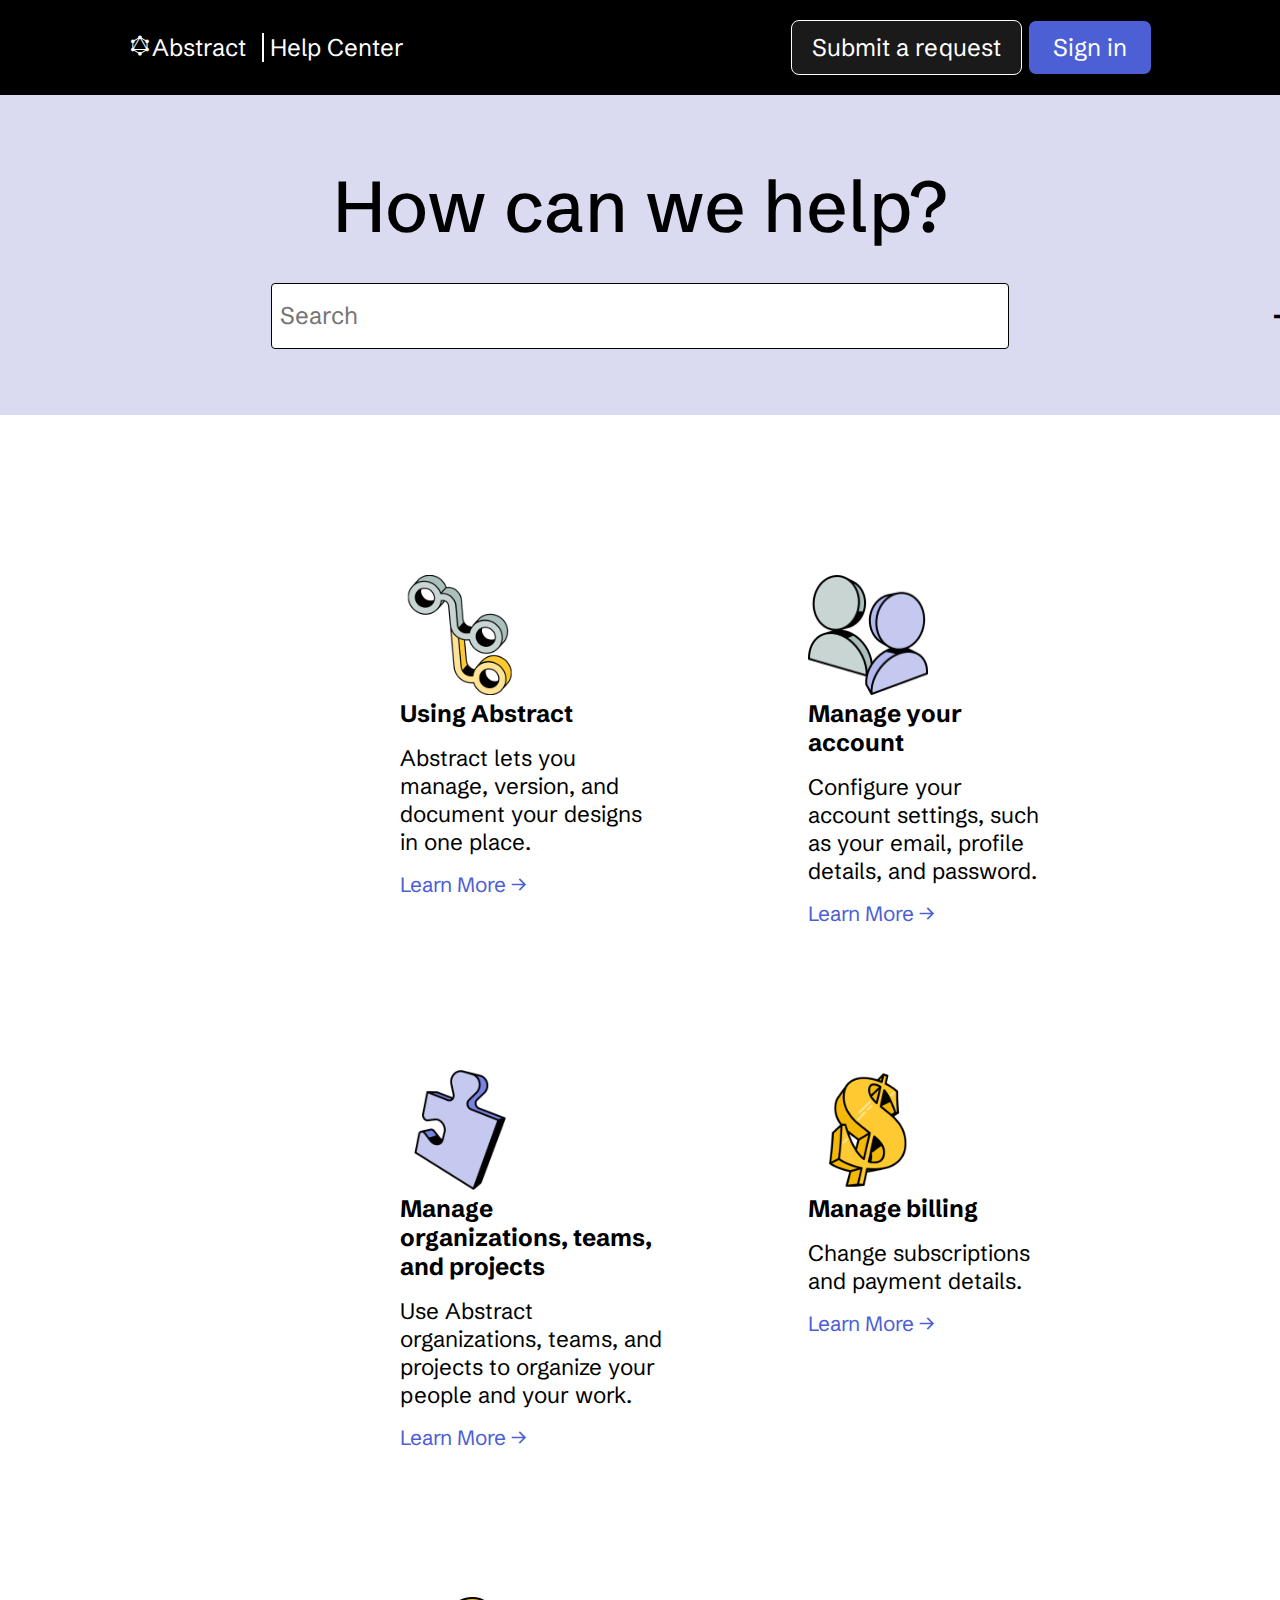
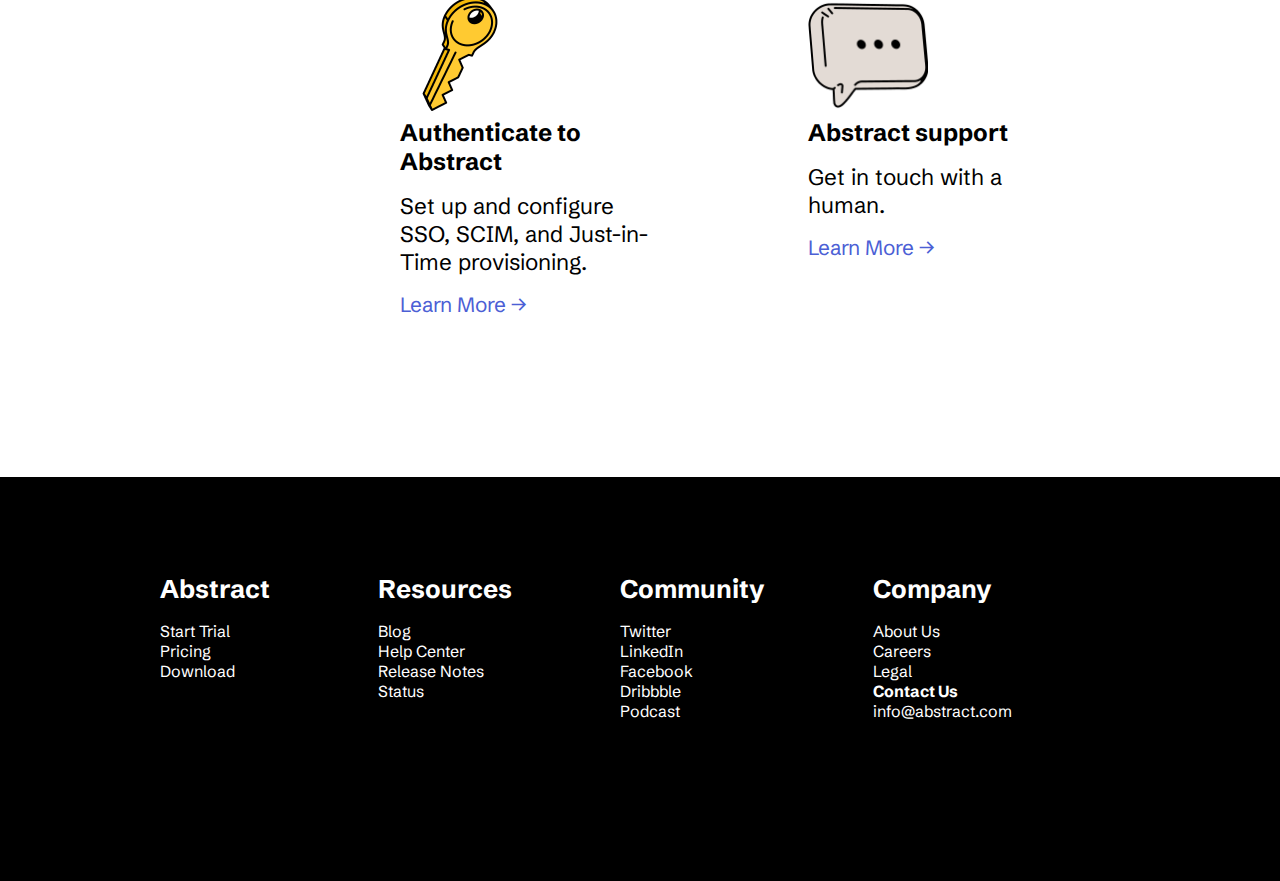
<file: First-Level-Pages/Abstract/Index.html>
<!DOCTYPE html>
<html lang="en">
<head>
    <meta charset="UTF-8">
    <meta http-equiv="X-UA-Compatible" content="IE=edge">
    <meta name="viewport" content="width=device-width, initial-scale=1.0">
    <link href='https://unpkg.com/boxicons@2.1.4/css/boxicons.min.css' rel='stylesheet'>
    <link rel="stylesheet" href="style.css">
    <title>Document</title>
</head>
<body>
    <!-- nav bar  -->
    <header>
        <div class="left-side">
            <a href="" class="logo"><i class='bx bxl-graphql bx-flip-horizontal'></i>Abstract</a>
            <a href="" class="help-center">Help Center</a>
        </div>
        <div class="right-side">
            <button class="request">Submit a request</button>
            <button class="sign-in">Sign in</button>
        </div>
    </header>
        <!-- how can we help bar -->
    <section class="search-section">
            <div>
                <h1>How can we help?</h1>
                <input type="text" placeholder="Search">
                <i class='bx bx-right-arrow-alt'></i>
            </div>
    </section>
    <!-- grid help section -->
    <section class="help-section">
        <div>
            <div class="img-div">
                <img src="1.png" alt="">
            </div>
            <div class="help-section-content">
                <h4>Using Abstract</h4>
                <p>Abstract lets you manage, version, and document your designs in one place.</p>
                <a href="">Learn More →</a>
            </div>
        </div>
        <div>
            <div class="img-div">
                <img src="2.png" alt="">
            </div>
            <div class="help-section-content">

                <h4>Manage your account</h4>
                <p>Configure your account settings, such as your email, profile details, and password.</p>
                <a href="">Learn More →</a>
            </div>

        </div>
        <div>
            <div class="img-div">
                <img src="3.png" alt="">
            </div>
            <div class="help-section-content">
                <h4>Manage organizations, teams, and projects</h4>
                <p>Use Abstract organizations, teams, and projects to organize your people and your work.</p>
                <a href="">Learn More →</a>
            </div>

        </div>
        <div>
            <div class="img-div">
                <img src="4.png" alt="">
            </div>
            <div class="help-section-content">
                <h4>Manage billing</h4>
                <p>Change subscriptions and payment details.</p>
                <a href="">Learn More →</a>
            </div>

        </div>
        <div>
            <div class="img-div">
                <img src="5.png" alt="">
            </div>
            <div class="help-section-content">
                <h4>Authenticate to Abstract</h4>
                <p>Set up and configure SSO, SCIM, and Just-in-Time provisioning.</p>
                <a href="">Learn More →</a>
            </div>

        </div>
        <div>
            <div class="img-div">
                <img src="6.png" alt="">
            </div>
            <div class="help-section-content">
                <h4>Abstract support</h4>
                <p>Get in touch with a human.</p>
                <a href="">Learn More →</a>
            </div>

        </div>
    </section>
    <footer>
        <div>
            <h3>Abstract</h3>
            <a href="">Start Trial</a>
            <a href="">Pricing</a>
            <a href="">Download</a>
        </div>
        <div>
            <h3>Resources</h3>
            <a href="">Blog</a>
            <a href="">Help Center</a>
            <a href="">Release Notes</a>
            <a href="">Status</a>
        </div>
        <div>
            <h3>Community</h3>
            <a href="">Twitter</a>
            <a href="">LinkedIn</a>
            <a href="">Facebook</a>
            <a href="">Dribbble</a>
            <a href="">Podcast</a>
        </div>
        <div>
            <h3>Company</h3>
            <a href="">About Us</a>
            <a href="">Careers</a>
            <a href="">Legal</a>
            <h4>Contact Us</h4>
            <a href="">info@abstract.com</a>
        </div>
    </footer>
</body>
</html>
</file>
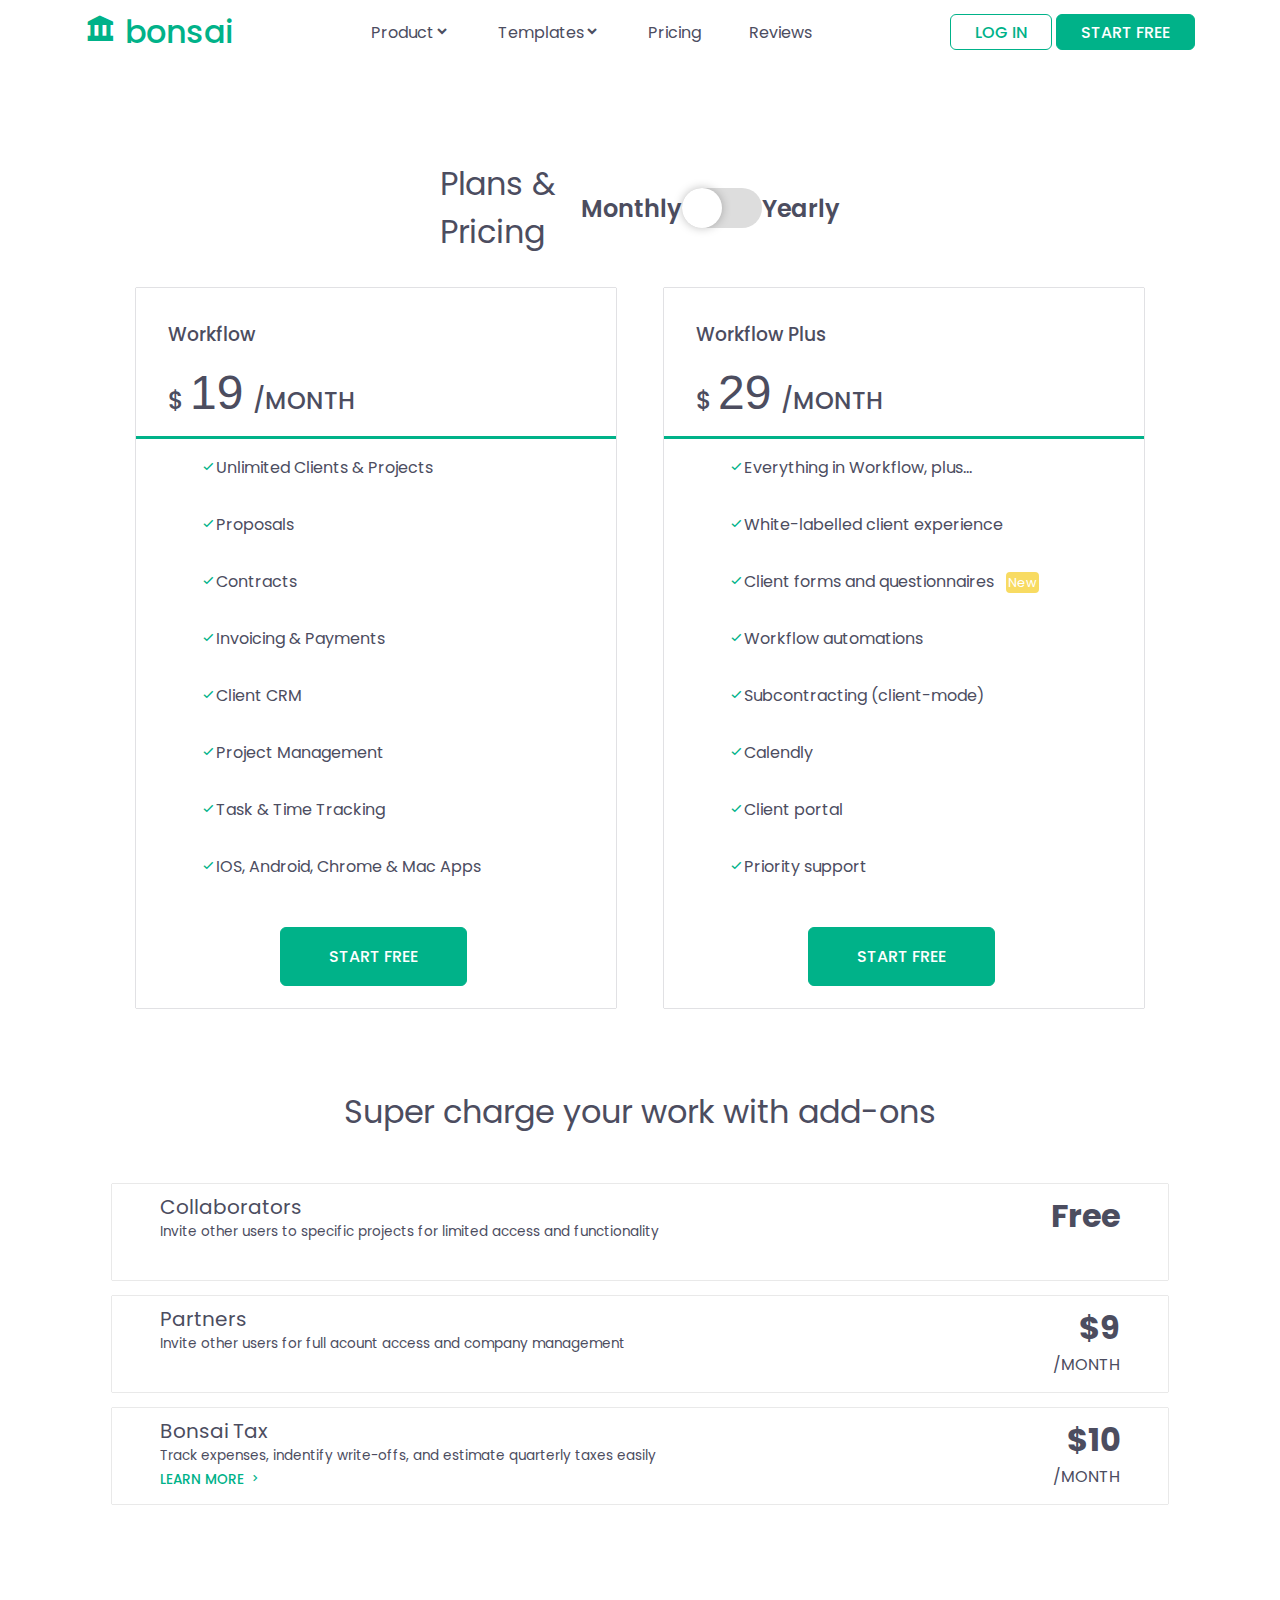
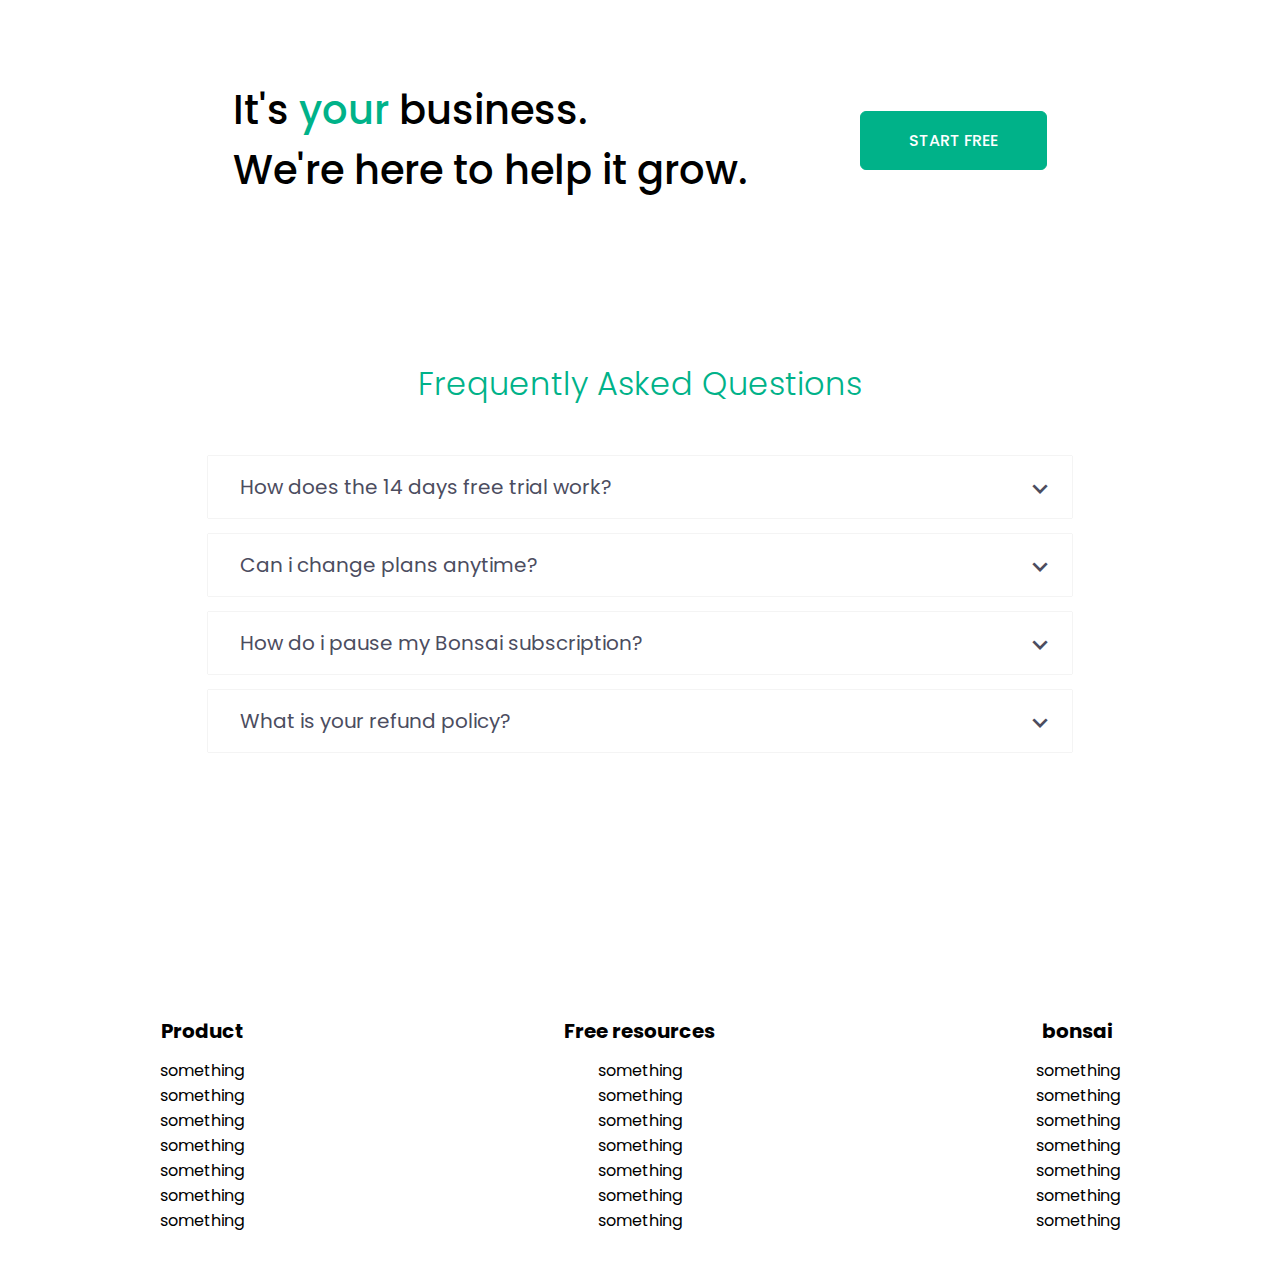
<file: First-Level-Pages/Bonsai/index.html>
<!DOCTYPE html>
<html lang="en">
  <head>
    <meta charset="UTF-8" />
    <meta http-equiv="X-UA-Compatible" content="IE=edge" />
    <meta name="viewport" content="width=device-width, initial-scale=1.0" />
    <link
      href="https://unpkg.com/boxicons@2.1.4/css/boxicons.min.css"
      rel="stylesheet"
    />
    <link rel="stylesheet" href="style.css" />
    <title>Document</title>
  </head>
  <body>
    <header>
      <nav class="navbar">
        <div class="logo">
          <i class="bx bxs-landmark"></i>
          <span>bonsai</span>
        </div>
        <div class="navbar-middle-div">
          <div class="dropdown">
            <a href="">Product<i class="bx bxs-chevron-down"></i></a>
            <div class="dropdown-content">
              <div>
                <h3>Something</h3>
                <a href="">Something</a>
                <a href="">Something</a>
                <a href="">Something</a>
                <a href="">Something</a>
                <a href="">Something</a>
              </div>
              <div>
                <h3>Something</h3>
                <a href="">Something</a>
                <a href="">Something</a>
                <a href="">Something</a>
                <a href="">Something</a>
                <a href="">Something</a>
              </div>
              <div>
                <h3>Something</h3>
                <a href="">Something</a>
                <a href="">Something</a>
                <a href="">Something</a>
                <a href="">Something</a>
                <a href="">Something</a>
              </div>
              <div>
                <h3>Something</h3>
                <a href="">Something</a>
                <a href="">Something</a>
                <a href="">Something</a>
                <a href="">Something</a>
                <a href="">Something</a>
              </div>
            </div>
          </div>
          <div class="dropdown">
            <a href="">Templates<i class="bx bxs-chevron-down"></i></a>
            <div class="dropdown-content">
              <div>
                <h3>Something</h3>
                <a href="">Something</a>
                <a href="">Something</a>
                <a href="">Something</a>
                <a href="">Something</a>
                <a href="">Something</a>
              </div>
              <div>
                <h3>Something</h3>
                <a href="">Something</a>
                <a href="">Something</a>
                <a href="">Something</a>
                <a href="">Something</a>
                <a href="">Something</a>
              </div>
              <div>
                <h3>Something</h3>
                <a href="">Something</a>
                <a href="">Something</a>
                <a href="">Something</a>
                <a href="">Something</a>
                <a href="">Something</a>
              </div>
              <div>
                <h3>Something</h3>
                <a href="">Something</a>
                <a href="">Something</a>
                <a href="">Something</a>
                <a href="">Something</a>
                <a href="">Something</a>
              </div>
            </div>
          </div>
          <a href="">Pricing</a>
          <a href="">Reviews</a>
        </div>
        <div>
          <button class="log-in-btn">Log in</button>
          <button class="start-btn">Start free</button>
        </div>
      </nav>
    </header>
    <section class="pricing-card-section">
      <div class="pricing-card-uppersection">
        <h3>Plans & Pricing</h3>
        <div class="subscription-type">
          <span>Monthly</span>
          <label for="myToggle" class="toggle" id="toggle">
            <input type="checkbox" id="myToggle" class="toggle-input" />
            <div class="toggle-fill"></div>
          </label>
          <span>Yearly</span>
        </div>
      </div>
      <div class="pricing-card-lowersection">
        <div class="pricing-card">
          <h3>Workflow</h3>
          <h2 id="normal-price-tag">
            $<span id="workflow-price">19</span>/MONTH
          </h2>
          <p><i class="bx bx-check"></i>Unlimited Clients & Projects</p>
          <p><i class="bx bx-check"></i>Proposals</p>
          <p><i class="bx bx-check"></i>Contracts</p>
          <p><i class="bx bx-check"></i>Invoicing & Payments</p>
          <p><i class="bx bx-check"></i>Client CRM</p>
          <p><i class="bx bx-check"></i>Project Management</p>
          <p><i class="bx bx-check"></i>Task & Time Tracking</p>
          <p><i class="bx bx-check"></i>IOS, Android, Chrome & Mac Apps</p>
          <button class="subscribe-btn">Start Free</button>
        </div>
        <div class="pricing-card">
          <h3>Workflow Plus</h3>
          <h2 id="plus-price-tag">
            $<span id="workflow-plus-price">29</span>/MONTH
          </h2>
          <p><i class="bx bx-check"></i>Everything in Workflow, plus...</p>
          <p><i class="bx bx-check"></i>White-labelled client experience</p>
          <p>
            <i class="bx bx-check"></i>Client forms and questionnaires
            <span class="new">New</span>
          </p>
          <p><i class="bx bx-check"></i>Workflow automations</p>
          <p><i class="bx bx-check"></i>Subcontracting (client-mode)</p>
          <p><i class="bx bx-check"></i>Calendly</p>
          <p><i class="bx bx-check"></i>Client portal</p>
          <p><i class="bx bx-check"></i>Priority support</p>
          <button class="subscribe-btn">Start Free</button>
        </div>
      </div>
    </section>
    <section class="bonus-option-section">
      <h3>Super charge your work with add-ons</h3>
      <div class="bonus-option-section-options">
        <div class="bonus-option-section-options-left">
          <h4>Collaborators</h4>
          <p>
            Invite other users to specific projects for limited access and
            functionality
          </p>
        </div>
        <div class="bonus-option-section-options-right">
          <h2>Free</h2>
          <span></span>
        </div>
      </div>
      <div class="bonus-option-section-options">
        <div class="bonus-option-section-options-left">
          <h4>Partners</h4>
          <p>
            Invite other users for full acount access and company management
          </p>
        </div>
        <div class="bonus-option-section-options-right">
          <h2>$9</h2>
          <span>/MONTH</span>
        </div>
      </div>
      <div class="bonus-option-section-options">
        <div class="bonus-option-section-options-left">
          <h4>Bonsai Tax</h4>
          <p>
            Track expenses, indentify write-offs, and estimate quarterly taxes
            easily
          </p>
          <a href="">LEARN MORE <i class="bx bx-chevron-right"></i></a>
        </div>
        <div class="bonus-option-section-options-right">
          <h2>$10</h2>
          <span>/MONTH</span>
        </div>
      </div>
    </section>
    <section class="subscribe-section">
      <div>
        <h1>It's <span>your</span> business.</h1>
        <h1>We're here to help it grow.</h1>
      </div>
      <button class="start-btn">Start Free</button>
    </section>
    <section class="FAQ">
      <h3>Frequently Asked Questions</h3>
      <div>
        <div class="dropdown-question">
          <p>
            How does the 14 days free trial work?<i
              class="bx bx-chevron-down"
            ></i>
          </p>
          <div class="dropdown-answer">
            <h3>Try and find out !</h3>
          </div>
        </div>
        <div class="dropdown-question">
          <p>Can i change plans anytime? <i class="bx bx-chevron-down"></i></p>
          <div class="dropdown-answer">
            <h3>Yes ,As long as you give money!</h3>
          </div>
        </div>
        <div class="dropdown-question">
          <p>
            How do i pause my Bonsai subscription?
            <i class="bx bx-chevron-down"></i>
          </p>
          <div class="dropdown-answer">
            <h3>You don't.</h3>
          </div>
        </div>
        <div class="dropdown-question">
          <p>What is your refund policy? <i class="bx bx-chevron-down"></i></p>
          <div class="dropdown-answer">
            <h3>We don't have one.</h3>
          </div>
        </div>
      </div>
    </section>
    <footer>
      <div>
        <h4>Product</h4>
        <p>something</p>
        <p>something</p>
        <p>something</p>
        <p>something</p>
        <p>something</p>
        <p>something</p>
        <p>something</p>
      </div>
      <div>
        <h4>Free resources</h4>
        <p>something</p>
        <p>something</p>
        <p>something</p>
        <p>something</p>
        <p>something</p>
        <p>something</p>
        <p>something</p>
      </div>
      <div>
        <h4>bonsai</h4>
        <p>something</p>
        <p>something</p>
        <p>something</p>
        <p>something</p>
        <p>something</p>
        <p>something</p>
        <p>something</p>
      </div>
    </footer>
    <script src="script.js"></script>
    <script src="scriptTwo.js"></script>
  </body>
</html>
</file>
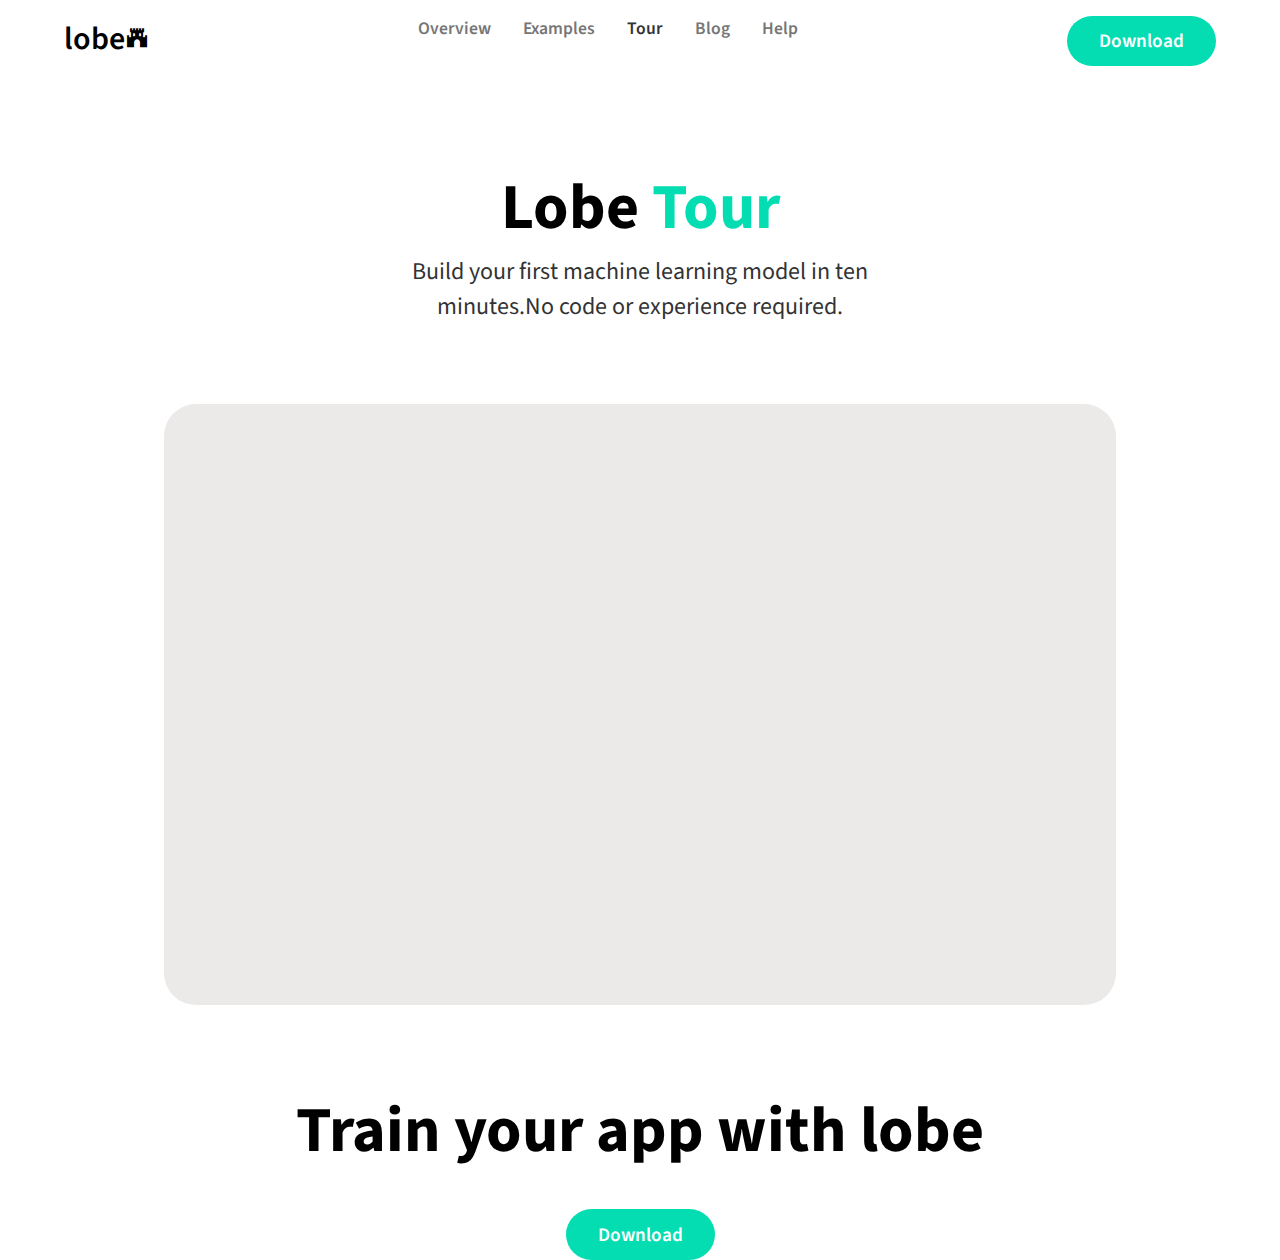
<file: First-Level-Pages/Lobe/index.html>
<!DOCTYPE html>
<html lang="en">
  <head>
    <meta charset="UTF-8" />
    <meta http-equiv="X-UA-Compatible" content="IE=edge" />
    <meta name="viewport" content="width=device-width, initial-scale=1.0" />
    <link
      href="https://unpkg.com/boxicons@2.1.4/css/boxicons.min.css"
      rel="stylesheet"
    />
    <link rel="stylesheet" href="style.css" />
    <title>Document</title>
  </head>
  <body>
    <header>
      <div class="logo"><span>lobe</span><i class="bx bxs-castle"></i></div>
      <nav>
        <a href="">Overview</a>
        <a href="">Examples</a>
        <a href="" class="special">Tour</a>
        <a href="">Blog</a>
        <a href="">Help</a>
      </nav>
      <button class="donwload-btn">Download</button>
    </header>
    <main>
      <div class="first-part">
        <h1>Lobe <span>Tour</span></h1>
        <p>
          Build your first machine learning model in ten minutes.No code or
          experience required.
        </p>
      </div>
      <div class="video">
        <iframe
          width="760"
          height="515"
          src="https://www.youtube.com/embed/Z_GcsR7Q99s"
          title="YouTube video player"
          frameborder="0"
          allow="accelerometer; autoplay; clipboard-write; encrypted-media; gyroscope; picture-in-picture; web-share"
          allowfullscreen
        ></iframe>
      </div>
    </main>
    <section class="download-section">
      <div>
        <h2>Train your app with lobe</h2>
        <button>Download</button>
      </div>
    </section>
    <footer></footer>
  </body>
</html>
</file>
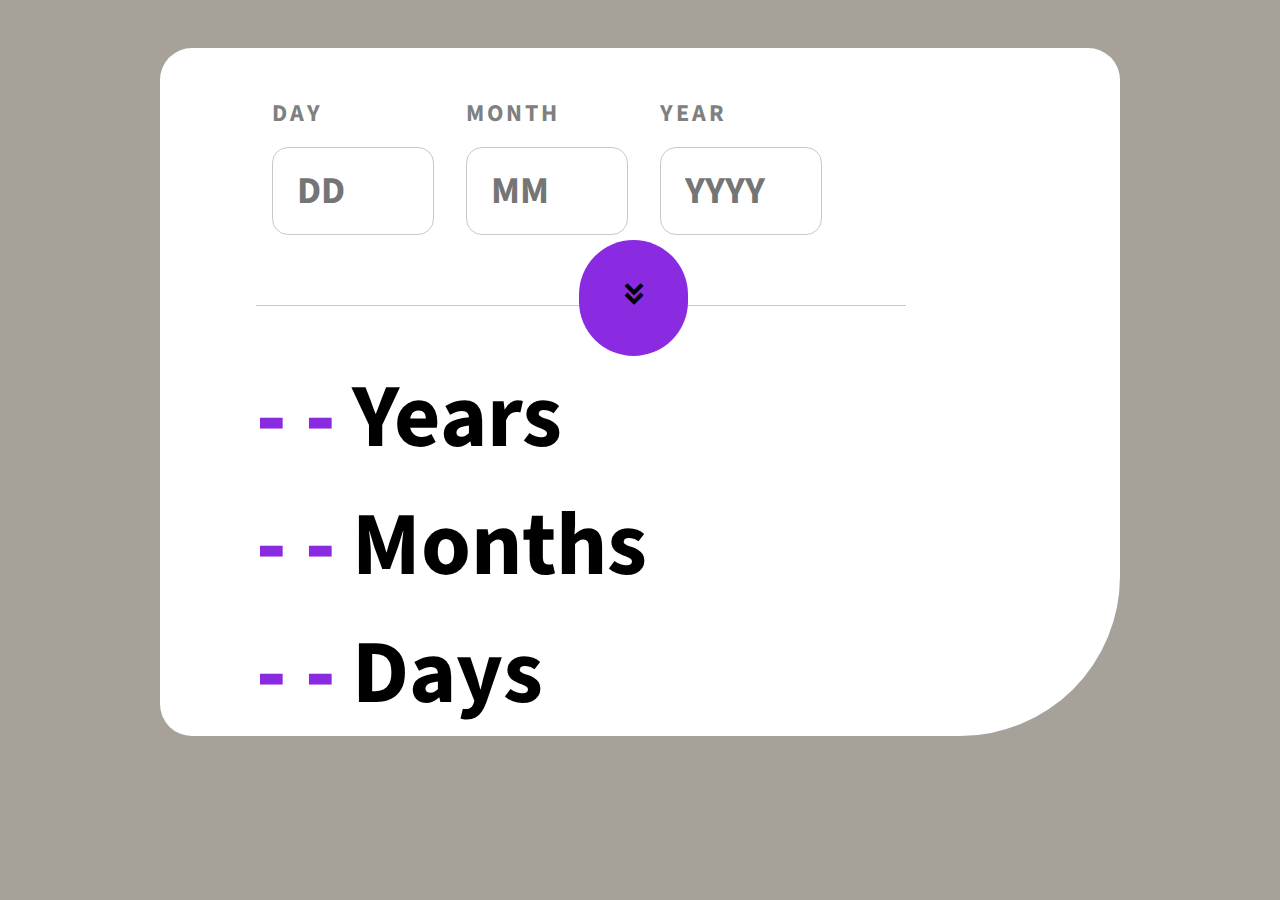
<file: Mini-projects/sample-age-calculator/index.html>
<!DOCTYPE html>
<html lang="en">
  <head>
    <meta charset="UTF-8" />
    <meta http-equiv="X-UA-Compatible" content="IE=edge" />
    <meta name="viewport" content="width=device-width, initial-scale=1.0" />
    <link rel="stylesheet" href="style.css" />
    <link
      href="https://unpkg.com/boxicons@2.1.4/css/boxicons.min.css"
      rel="stylesheet"
    />
    <title>Document</title>
  </head>
  <body>
    <div class="container">
      <div class="input-container">
        <div>
          <label for="day">day</label>
          <input type="number" name="" id="day" placeholder="DD" />
          <span id="valid-day">Must be a valid day</span>
        </div>
        <div>
          <label for="month">month</label>
          <input type="number" name="" id="month" placeholder="MM" />
          <span id="valid-month">Must be a valid month</span>
        </div>
        <div>
          <label for="year">year</label>
          <input type="number" name="" id="year" placeholder="YYYY" />
          <span id="valid-year">Must be a valid year</span>
        </div>
      </div>
      <div class="line">
        <button><i class="bx bxs-chevrons-down"></i></button>
      </div>
      <div class="output-container">
        <div>
          <span id="year-span">- - </span>
          <p>Years</p>
        </div>
        <div>
          <span id="month-span">- - </span>
          <p>Months</p>
        </div>
        <div>
          <span id="day-span">- - </span>
          <p>Days</p>
        </div>
      </div>
    </div>
    <script src="script.js"></script>
  </body>
</html>
</file>
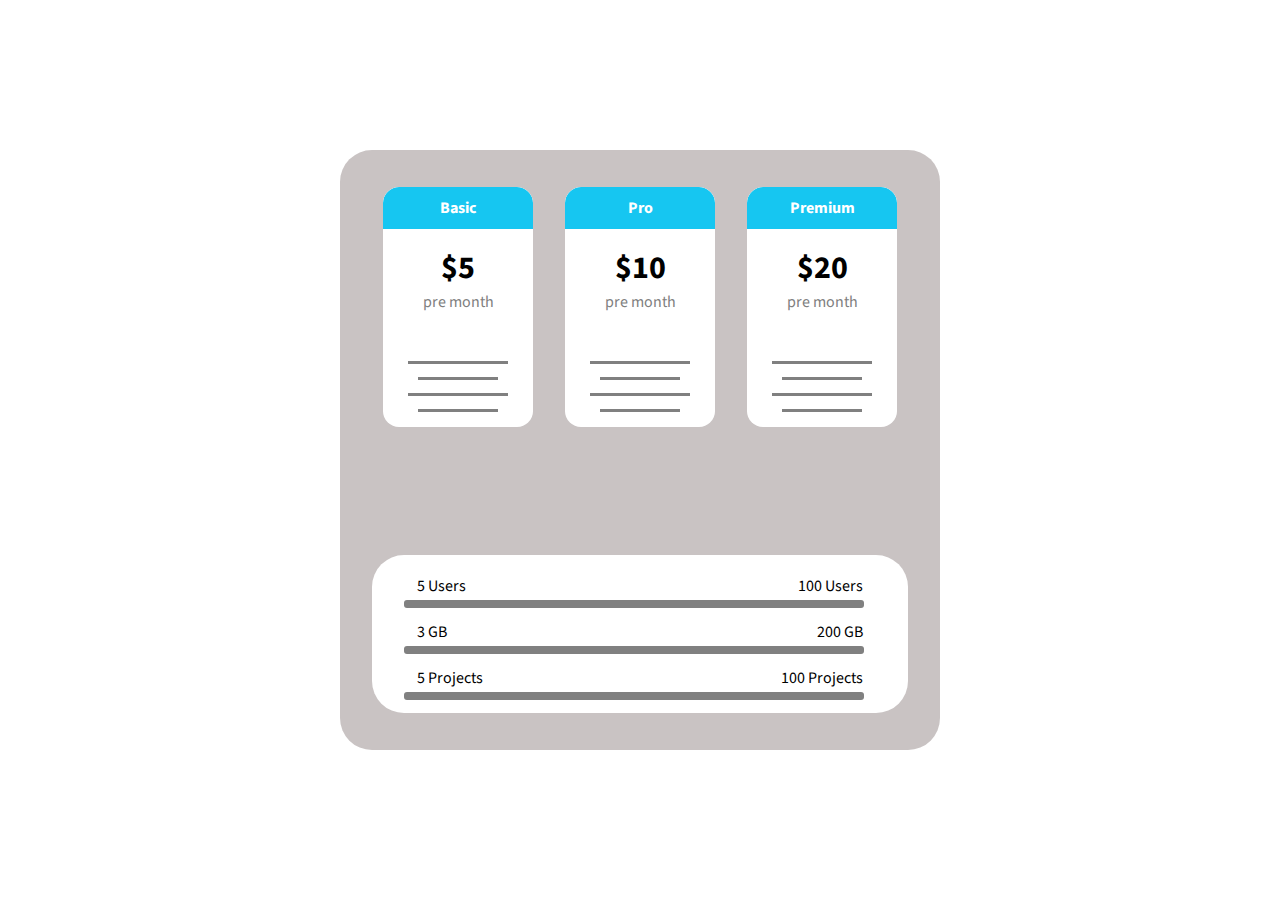
<file: Mini-projects/sample-price-table/index.html>
<!DOCTYPE html>
<html lang="en">
  <head>
    <meta charset="UTF-8" />
    <meta http-equiv="X-UA-Compatible" content="IE=edge" />
    <meta name="viewport" content="width=device-width, initial-scale=1.0" />
    <link
      href="https://unpkg.com/boxicons@2.1.4/css/boxicons.min.css"
      rel="stylesheet"
    />
    <link rel="stylesheet" href="style.css" />
    <title>Document</title>
  </head>
  <body>
    <main>
      <div class="main">
        <div class="price-table-container" id="basic">
          <div class="price-table-type"><h4>Basic</h4></div>
          <div class="price-table-price">
            <h3>$5</h3>
            <span>pre month</span>
          </div>
          <div class="price-table-footer">
            <div class="text1"></div>
            <div class="text2"></div>
            <div class="text3"></div>
            <div class="text4"></div>
          </div>
        </div>
        <div class="price-table-container" id="pro">
          <div class="price-table-type"><h4>Pro</h4></div>
          <div class="price-table-price">
            <h3>$10</h3>
            <span>pre month</span>
          </div>
          <div class="price-table-footer">
            <div class="text1"></div>
            <div class="text2"></div>
            <div class="text3"></div>
            <div class="text4"></div>
          </div>
        </div>
        <div class="price-table-container" id="premium">
          <div class="price-table-type"><h4>Premium</h4></div>
          <div class="price-table-price">
            <h3>$20</h3>
            <span>pre month</span>
          </div>
          <div class="price-table-footer">
            <div class="text1"></div>
            <div class="text2"></div>
            <div class="text3"></div>
            <div class="text4"></div>
          </div>
        </div>
      </div>
      <div class="section">
        <div id="users">
          <span>5 Users</span>
          <span>100 Users</span>
        </div>
        <div class="empty-bar"><div class="bar" id="users-bar"></div></div>
        <div id="gb">
          <span>3 GB</span>
          <span>200 GB</span>
        </div>
        <div class="empty-bar"><div class="bar" id="gb-bar"></div></div>
        <div id="project">
          <span>5 Projects</span>
          <span>100 Projects</span>
        </div>
        <div class="empty-bar"><div class="bar" id="project-bar"></div></div>
      </div>
    </main>
    <script src="script.js"></script>
  </body>
</html>
</file>
<file: First-Level-Pages/Abstract/style.css>
@import url('https://fonts.googleapis.com/css2?family=Schibsted+Grotesk:wght@400;500;600;700;800;900&display=swap');
*{
    padding: 0;
    margin: 0;
    font-family: 'Schibsted Grotesk', sans-serif;
}
header{
    background-color: #000000;
    color: #fff;
    display: flex;
    justify-content: space-between;
    align-items: center;
    font-size: 1.5rem;
    padding-top: 1.25rem;
    padding-bottom: 1.25rem;
    
}
.left-side{
    padding-left: 8rem;
}
.right-side{
    padding-right: 4rem;
}
header a{
    text-decoration: none;
}
.help-center:hover{
    text-decoration: underline;
}
header a:visited{
    color: #fff;
}
.logo{
    padding-right: 1rem;
    border-right: 0.125rem solid white;
}
.logo:hover{
color: rgb(196, 191, 191);
transition: 0.3s;
}
button{
    cursor: pointer;
}
.request{
    font-size: 1.5rem;
    background-color: #1b1a1a;
    color: #fff;
    padding: 0.75rem 1.25rem;
    border: 1px solid white;
    border-radius: 0.5rem;
}
.sign-in{
    font-size: 1.5rem;
    background-color: #4C5FD5;
    padding: 0.75rem 1.5rem;
    border: 1px solid #000000;
    color: #fff;
    border-radius: 0.5rem;
    margin-right: 4rem;
}
.sign-in:hover{
    background-color: #fff;
    color:#000000;
    transition: 0.5s;
}
.search-section{
    background-color: #dadbf1;
    display: flex;
    justify-content: center;
    align-items: center;
    height: 20rem;
    position: relative;
}
.search-section h1{
    font-size: 4.5rem;
    font-weight: 500;
}
.search-section input{
    margin-top: 2rem;
    width: 45rem;
    height: 4rem;
    font-size: 1.5rem;
    padding: 0 0.5rem 0 0.5rem;
    border-radius: 0.25rem;
    border: 1px solid black;

}
.search-section div h1{
    text-align: center;
}
.search-section div i{
    position: absolute;
    font-size: 2.5rem;
    bottom: 4.9rem;
    left:79rem;
    cursor: pointer;
}
.search-section input:hover{
    border: 1px solid #4C5FD5;
}
.help-section{
    display: grid;
    grid-template-columns: auto auto;
    gap:9rem;
    padding-left: 25rem;
    padding-right: 15rem;
    padding-top: 10rem;
    padding-bottom: 10rem;
}
.help-section div{
    position: relative;
}
.help-section-content{
    display: flex;
    flex-direction: column;
    max-width: 35rem;
}
.img-div{
    max-width: 100%;
}
.help-section div img{
    max-height: 120px;
}
.help-section-content h4{
font-size: 1.5rem;
}
.help-section-content p{
font-size: 1.4rem;
padding: 1rem 0 1rem 0;
}
.help-section-content a{
    color: #4C5FD5;
    font-size: 1.3rem;
    text-decoration: none;
}
.help-section-content a:hover{
    text-decoration: underline;
}
footer{
    background-color: #000000;
    color: #fff;
    display: grid;
    grid-template-columns:auto auto auto auto;
    padding: 5rem 10rem 10rem 10rem;
}
footer div{
display: flex;
flex-direction: column;
}
footer div h3{
    font-size: 1.6rem;
    padding: 1rem 0;
}
footer div a {
    text-decoration: none;
    color: #fff;
}
footer div a:hover{
    text-decoration: underline;
}
</file>
<file: First-Level-Pages/Bonsai/style.css>
@import url('https://fonts.googleapis.com/css2?family=Poppins:wght@100;200;300;400;500;600;700;800;900&display=swap');
* {
  padding: 0;
  margin: 0;
  font-family: 'Poppins', sans-serif;
}
:root {
  --main-color: #00b289;
  --font-color: #4c4d5f;
  --yellow-color: #f8db62;
  --white-color: #fff;
}
.navbar {
  display: flex;
  justify-content: space-around;
  align-items: center;
  padding: 0.5rem 1rem;
}
.navbar-middle-div {
  display: flex;
  gap: 3rem;
}
.logo {
  color: var(--main-color);
  font-size: 2rem;
  font-weight: 500;
}
.navbar-middle-div a {
  color: var(--font-color);
  text-decoration: none;
}
button {
  font-size: 1rem;
  padding: 0.3rem 1.5rem;
  border-radius: 6px;
  cursor: pointer;
  text-transform: uppercase;
  font-weight: 500;
}
.log-in-btn {
  background-color: var(--white-color);
  border: 1px solid var(--main-color);
  color: var(--main-color);
}
.log-in-btn:hover {
  background-color: var(--main-color);
  border: 1px solid var(--white-color);
  color: var(--white-color);
  transition: 0.5s;
}
.start-btn {
  background-color: var(--main-color);
  color: var(--white-color);
  border: 1px solid var(--main-color);
}
.dropdown {
  overflow: hidden;
}
.dropdown-content {
  display: none;
  position: absolute;
  top: 60px;
  left: 0;
  width: 100%;
  background-color: var(--white-color);
  box-shadow: 0px 0px 0px 0px rgba(0, 0, 0, 0.2);
  z-index: 1;
}
.dropdown-content a {
  display: block;
}
.dropdown:hover .dropdown-content {
  display: flex;
  gap: 20rem;
  justify-content: center;
  align-items: center;
  flex-direction: row;
}
.pricing-card-uppersection {
  display: flex;
  justify-content: space-between;
  margin-left: 27.5rem;
  margin-right: 27.5rem;
  margin-bottom: 2rem;
  margin-top: 6rem;
}
.pricing-card-uppersection h3 {
  color: var(--font-color);
  font-size: 2rem;
  font-weight: 400;
}
.subscription-type {
  display: flex;
  align-items: center;
  justify-content: space-around;
  width: 20rem;
}
.subscription-type span {
  color: var(--font-color);
  font-weight: 600;
  font-size: 1.5rem;
}
.pricing-card-lowersection {
  display: flex;
  justify-content: center;
  align-items: center;
  gap: 3rem;
  color: var(--font-color);
}
.pricing-card {
  box-shadow: 0px 0px 1px 0px;
  width: 30rem;
  height: 45rem;
}
.pricing-card h3 {
  font-weight: 500;
  padding: 2rem 1rem 0rem 2rem;
}
.pricing-card h2 {
  padding: 1rem 2rem;
  font-weight: 500;
  font-size: 1.5rem;
  border-bottom: 3px solid var(--main-color);
}
.pricing-card h2 span {
  font-size: 3rem;
  font-family: 'Franklin Gothic Medium', 'Arial Narrow', Arial, sans-serif;
  padding: 0 10px 0 7px;
}
.pricing-card p {
  padding: 1rem 4rem;
}
.pricing-card p i {
  color: var(--main-color);
}
.new {
  background-color: var(--yellow-color);
  color: var(--white-color);
  margin-left: 0.5rem;
  padding: 0.125rem;
  font-size: 0.8rem;
  border-radius: 0.25rem;
}
.subscribe-btn {
  background-color: var(--main-color);
  color: var(--white-color);
  border: 1px solid var(--main-color);
  padding: 1rem 3rem;
  margin-left: 9rem;
  margin-top: 2rem;
}
.toggle {
  width: 80px;
  height: 40px;
  border-radius: 20px;
  cursor: pointer;
  display: inline-block;
}
.toggle-input {
  display: none;
}
.toggle-fill {
  position: relative;
  width: 80px;
  height: 40px;
  border-radius: 20px;
  background: #dddddd;
  transition: background 0.2;
}
.toggle-input:checked ~ .toggle-fill {
  background-color: #00b289;
}
.toggle-fill::after {
  content: '';
  position: absolute;
  top: 0;
  left: 0;
  height: 40px;
  width: 40px;
  background: #ffffff;
  box-shadow: 0 0 10px rgba(0, 0, 0, 0.25);
  border-radius: 20px;
  transition: transform 0.2s;
}
.toggle-input:checked ~ .toggle-fill::after {
  transform: translateX(40px);
}
.bonus-option-section {
  display: flex;
  justify-content: center;
  align-items: center;
  flex-direction: column;
}
.bonus-option-section h3 {
  color: var(--font-color);
  text-align: center;
  font-size: 2rem;
  font-weight: 400;
  margin-top: 5rem;
  margin-bottom: 3rem;
}
.bonus-option-section-options {
  padding: 0.5rem 3rem;
  margin-bottom: 1rem;
  display: flex;
  justify-content: space-between;
  width: 60rem;
  color: var(--font-color);
  height: 5rem;
  box-shadow: 0px 0px 1px 0px rgba(0, 0, 0, 0.5);
  cursor: pointer;
}
.bonus-option-section-options:hover {
  box-shadow: 0px 0px 1px 0px rgba(0, 0, 0, 1);
}
.bonus-option-section-options-right h2 {
  text-align: end;
  font-size: 2rem;
}
.bonus-option-section-options-left h4 {
  font-weight: 400;
  font-size: 1.25rem;
}
.bonus-option-section-options-left p {
  font-family: 200;
  font-size: 0.85rem;
}
.bonus-option-section-options-left a {
  font-size: 0.85rem;
  text-decoration: none;
  color: var(--main-color);
  font-weight: 500;
}
.subscribe-section {
  margin-top: 10rem;
  display: flex;
  align-items: center;
  justify-content: center;
  flex-direction: row;
}
.subscribe-section div h1 {
  font-size: 2.5rem;
  font-weight: 500;
  margin-right: 7rem;
}
.subscribe-section div h1 span {
  color: var(--main-color);
}
.subscribe-section button {
  padding: 1rem 3rem;
}
.FAQ {
  display: flex;
  justify-content: center;
  align-items: center;
  flex-direction: column;
  margin-top: 10rem;
}
.FAQ h3 {
  color: var(--main-color);
  font-weight: 300;
  font-size: 2rem;
  text-align: center;
  padding-bottom: 3rem;
}
.FAQ > div {
  height: 35rem;
}
.FAQ > div > div {
  padding: 1rem 2rem;
  margin-bottom: 1rem;
  position: relative;
  width: 50rem;
  box-shadow: 0 0 1px 0 rgba(0, 0, 0, 0.25);
  cursor: pointer;
}
.FAQ div p {
  font-size: 1.25rem;
  color: var(--font-color);
}
.FAQ div p i {
  position: absolute;
  right: 1rem;
  font-size: 2rem;
}
.dropdown-question {
  overflow: hidden;
}
.dropdown-answer h3 {
  font-size: 1rem;
  text-align: center;
}
footer {
  display: flex;
  justify-content: space-around;
  align-items: center;
  margin-bottom: 3rem;
}
footer h4 {
  text-align: center;
  font-size: 1.25rem;
  margin-bottom: 0.75rem;
}
footer p {
  font-size: 1rem;
  text-align: center;
  cursor: pointer;
}
footer p:hover {
  text-decoration: underline;
}
</file>
<file: First-Level-Pages/Lobe/style.css>
@import url('https://fonts.googleapis.com/css2?family=Source+Sans+Pro:wght@300;400;600;700;900&display=swap');
* {
  margin: 0;
  padding: 0;
  font-family: 'Source Sans Pro', sans-serif;
}
:root {
  --main-white: #fff;
  --main-color: #04ddb2;
  --main-heading: #333;
  --secondary-color: #767676;
}
header {
  display: flex;
  justify-content: space-between;
  margin: 1rem 4rem;
}
.logo span {
  font-size: 2rem;
  font-weight: 600;
}
.logo i {
  font-size: 1.5rem;
}
nav {
  display: flex;
  gap: 2rem;
}
nav a {
  text-decoration: none;
  color: var(--secondary-color);
  font-weight: 600;
  font-size: 1.1rem;
}
.special {
  color: var(--main-heading);
}
header button {
  background-color: var(--main-color);
  padding: 0.7rem 2rem;
  border-radius: 2rem;
  cursor: pointer;
  font-weight: 600;
  font-size: 1.2rem;
  border: none;
  color: var(--main-white);
}
main {
  padding-top: 5rem;
  display: flex;
  justify-content: center;
  align-items: center;
  flex-direction: column;
}
.first-part {
  display: flex;
  justify-content: center;
  align-items: center;
  flex-direction: column;
  width: 30rem;
}
main div h1 {
  font-size: 4rem;
}
main div h1 span {
  color: var(--main-color);
}
main div p {
  font-size: 1.5rem;
  text-align: center;
  color: var(--main-heading);
}
.video {
  margin-top: 5rem;
  padding: 2.5rem 6rem;
  background-color: rgb(236, 233, 233);
  border-radius: 2rem;
}
.video iframe {
  border-radius: 2rem;
}
.download-section {
  margin-top: 5rem;
}
.download-section div {
  display: flex;
  justify-content: center;
  align-items: center;
  flex-direction: column;
}
.download-section div h2 {
  font-size: 4rem;
}
.download-section div button {
  margin-top: 2rem;
  background-color: var(--main-color);
  padding: 0.7rem 2rem;
  border-radius: 2rem;
  cursor: pointer;
  font-weight: 600;
  font-size: 1.2rem;
  border: none;
  color: var(--main-white);
}
</file>
<file: Mini-projects/sample-age-calculator/style.css>
@import url('https://fonts.googleapis.com/css2?family=Source+Sans+Pro:wght@300;400;600;700;900&display=swap');

* {
  padding: 0;
  margin: 0;
  font-family: 'Source Sans Pro', sans-serif;
}
body {
  background-color: rgb(167, 162, 153);
  display: flex;
  justify-content: center;
  height: 98vh;
}
.container {
  background-color: white;
  width: 60rem;
  height: 43rem;
  border-radius: 2rem 2rem 10rem 2rem;
  margin-top: 3rem;
}
.input-container {
  padding: 3rem 6rem;
  display: flex;
}
.input-container div {
  display: flex;
  flex-direction: column;
  margin: 0rem 1rem;
}
.input-container div input {
  outline: none;
  font-size: 38px;
  width: 7rem;
  padding: 1rem 1.5rem;
  border-radius: 1rem;
  border: 0.1px solid rgb(201, 201, 201);
  font-weight: 700;
  margin-top: 1rem;
}
input::-webkit-outer-spin-button,
input::-webkit-inner-spin-button {
  -webkit-appearance: none;
}
.input-container div label {
  font-size: 24px;
  color: gray;
  text-transform: uppercase;
  font-weight: 700;
  letter-spacing: 3px;
}
.input-container div span {
  text-align: center;
  font-style: italic;
  color: red;
  visibility: hidden;
}
.line {
  height: 1px;
  background-color: rgb(201, 201, 201);
  width: 650px;
  margin-left: 6rem;
}
.output-container {
  display: flex;
  flex-direction: column;
  padding: 3rem 6rem;
}
.output-container div {
  display: flex;
}
.output-container span {
  color: blueviolet;
  font-size: 90px;
  font-weight: 900;
}
.output-container p {
  font-size: 90px;
  margin-left: 1rem;
  font-weight: 700;
}
button {
  padding: 2.2rem 2.4rem;
  border-radius: 10rem;
  border: none;
  background-color: blueviolet;
  position: absolute;
  right: 37rem;
  top: 15rem;
  cursor: pointer;
  font-size: 2rem;
  text-align: center;
  transition: 0.4s;
}
button:hover {
  color: blueviolet;
  background-color: white;
  border: 1px solid gray;
}
</file>
<file: Mini-projects/sample-price-table/style.css>
@import url('https://fonts.googleapis.com/css2?family=Source+Sans+Pro:wght@300;400;600;700;900&display=swap');
* {
  margin: 0;
  padding: 0;
  font-family: 'Source Sans Pro', sans-serif;
  pointer-events: none;
}
body {
  display: flex;
  justify-content: center;
  align-items: center;
  height: 100vh;
}
main {
  display: flex;
  justify-content: center;
  flex-direction: column;
  width: 600px;
  height: 600px;
  border-radius: 2rem;
  background-color: rgb(201, 195, 195);
  gap: 8rem;
}
.main {
  width: 600px;
  height: 240px;
  border-radius: 2rem;
  display: flex;
  justify-content: center;
  gap: 2rem;
}
.price-table-container {
  width: 25%;
  height: 100%;
  margin-top: 2rem;
  background-color: white;
  border-radius: 1rem;
  overflow: hidden;
  cursor: pointer;
  transition: 0.6s;
  pointer-events: all;
}
.price-table-type {
  background-color: rgb(22, 198, 241);
  display: flex;
  justify-content: center;
  align-items: center;
  color: white;
  padding: 10px 0;
  border-radius: 1rem 1rem 0 0;
  transition: 0.6s;
}
.price-table-price {
  display: flex;
  justify-content: center;
  align-items: center;
  flex-direction: column;
  margin-top: 1rem;
  margin-bottom: 1rem;
}
.price-table-price h3 {
  font-size: 2rem;
}
.price-table-price span {
  color: gray;
}
.price-table-footer {
  display: flex;
  justify-content: center;
  align-items: center;
  flex-direction: column;
  gap: 0.8rem;
  margin-top: 3rem;
}
.price-table-footer .text1 {
  background-color: gray;
  width: 100px;
  height: 3px;
}
.price-table-footer .text2 {
  background-color: gray;
  width: 80px;
  height: 3px;
}
.price-table-footer .text3 {
  background-color: gray;
  width: 100px;
  height: 3px;
}
.price-table-footer .text4 {
  background-color: gray;
  width: 80px;
  height: 3px;
}
.price-table-container:hover {
  transform: scale(1.2);
}
.price-table-container:hover .price-table-type {
  background-color: rgb(22, 158, 241);
}
.price-table-container:hover .price-table-price span,
.price-table-container:hover .price-table-price h3 {
  color: rgb(22, 198, 241);
  transition: 0.6s;
}
.section {
  background-color: white;
  margin: 2rem;
  border-radius: 2rem;
  padding-top: 1rem;
}
#users {
  display: flex;
  justify-content: space-between;
  margin: 0.2rem 2.8rem;
}
#gb {
  display: flex;
  justify-content: space-between;
  margin: 0.2rem 2.8rem;
}
#project {
  display: flex;
  justify-content: space-between;
  margin: 0.2rem 2.8rem;
}
.empty-bar {
  background-color: gray;
  width: 460px;
  height: 8px;
  margin: 0 2rem 0.8rem 2rem;
  border-radius: 3px;
  position: relative;
}
.bar {
  background-color: rgb(22, 198, 241);
  height: 8px;
  border-radius: 3px;
  position: absolute;
  z-index: 1;
  transition: 0.6s;
}
</file>
